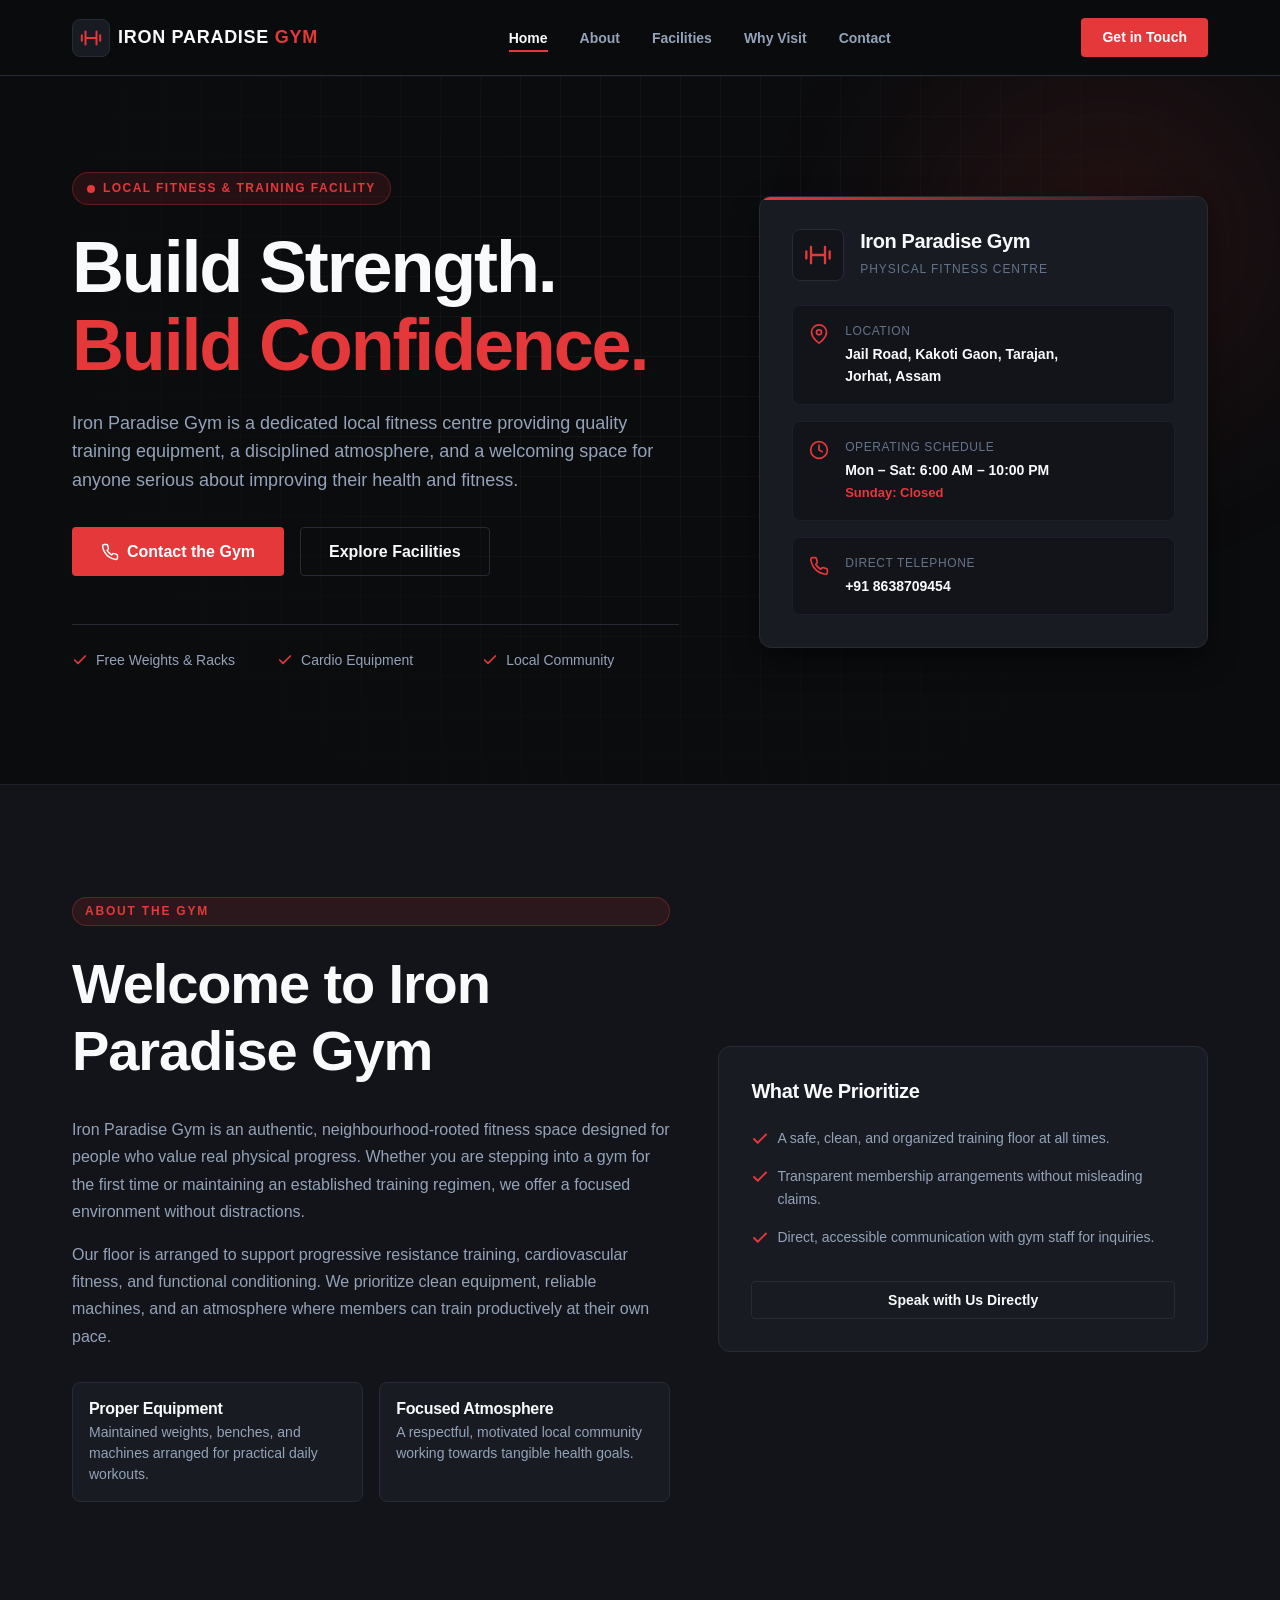
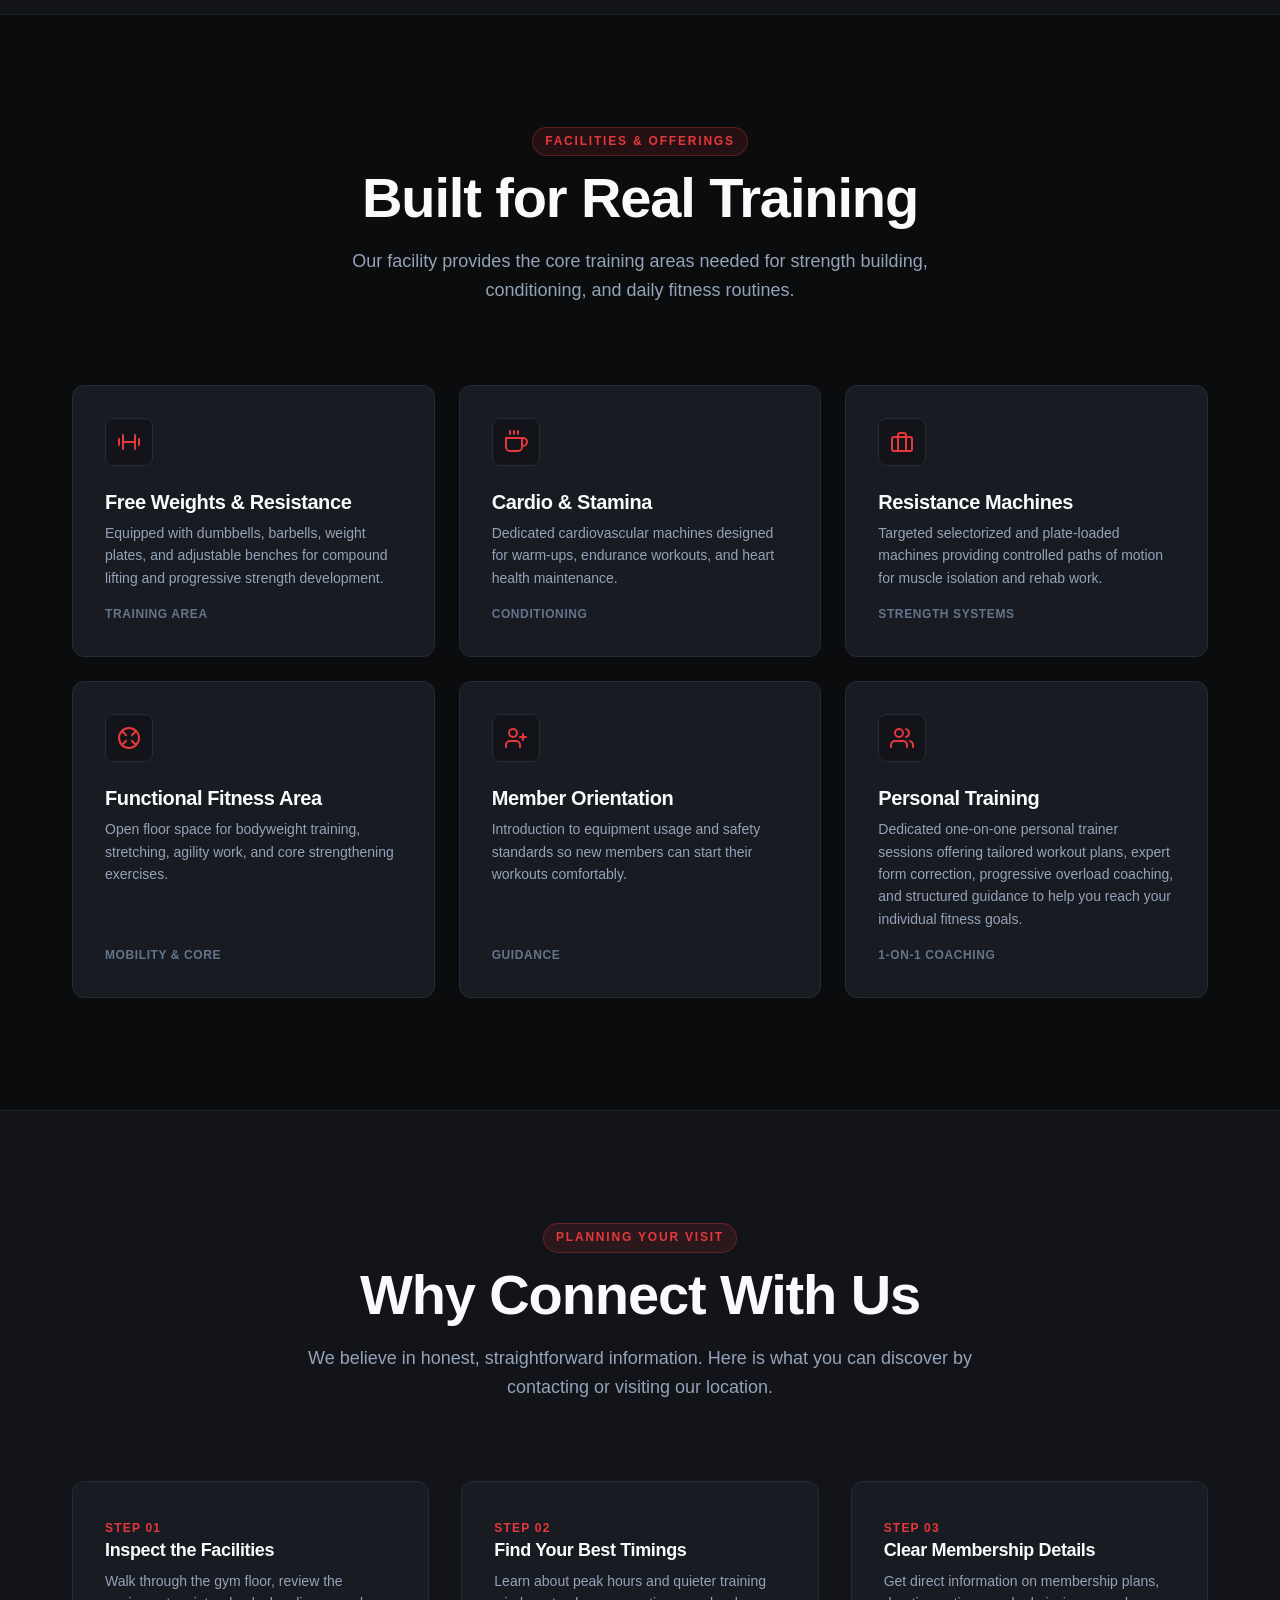
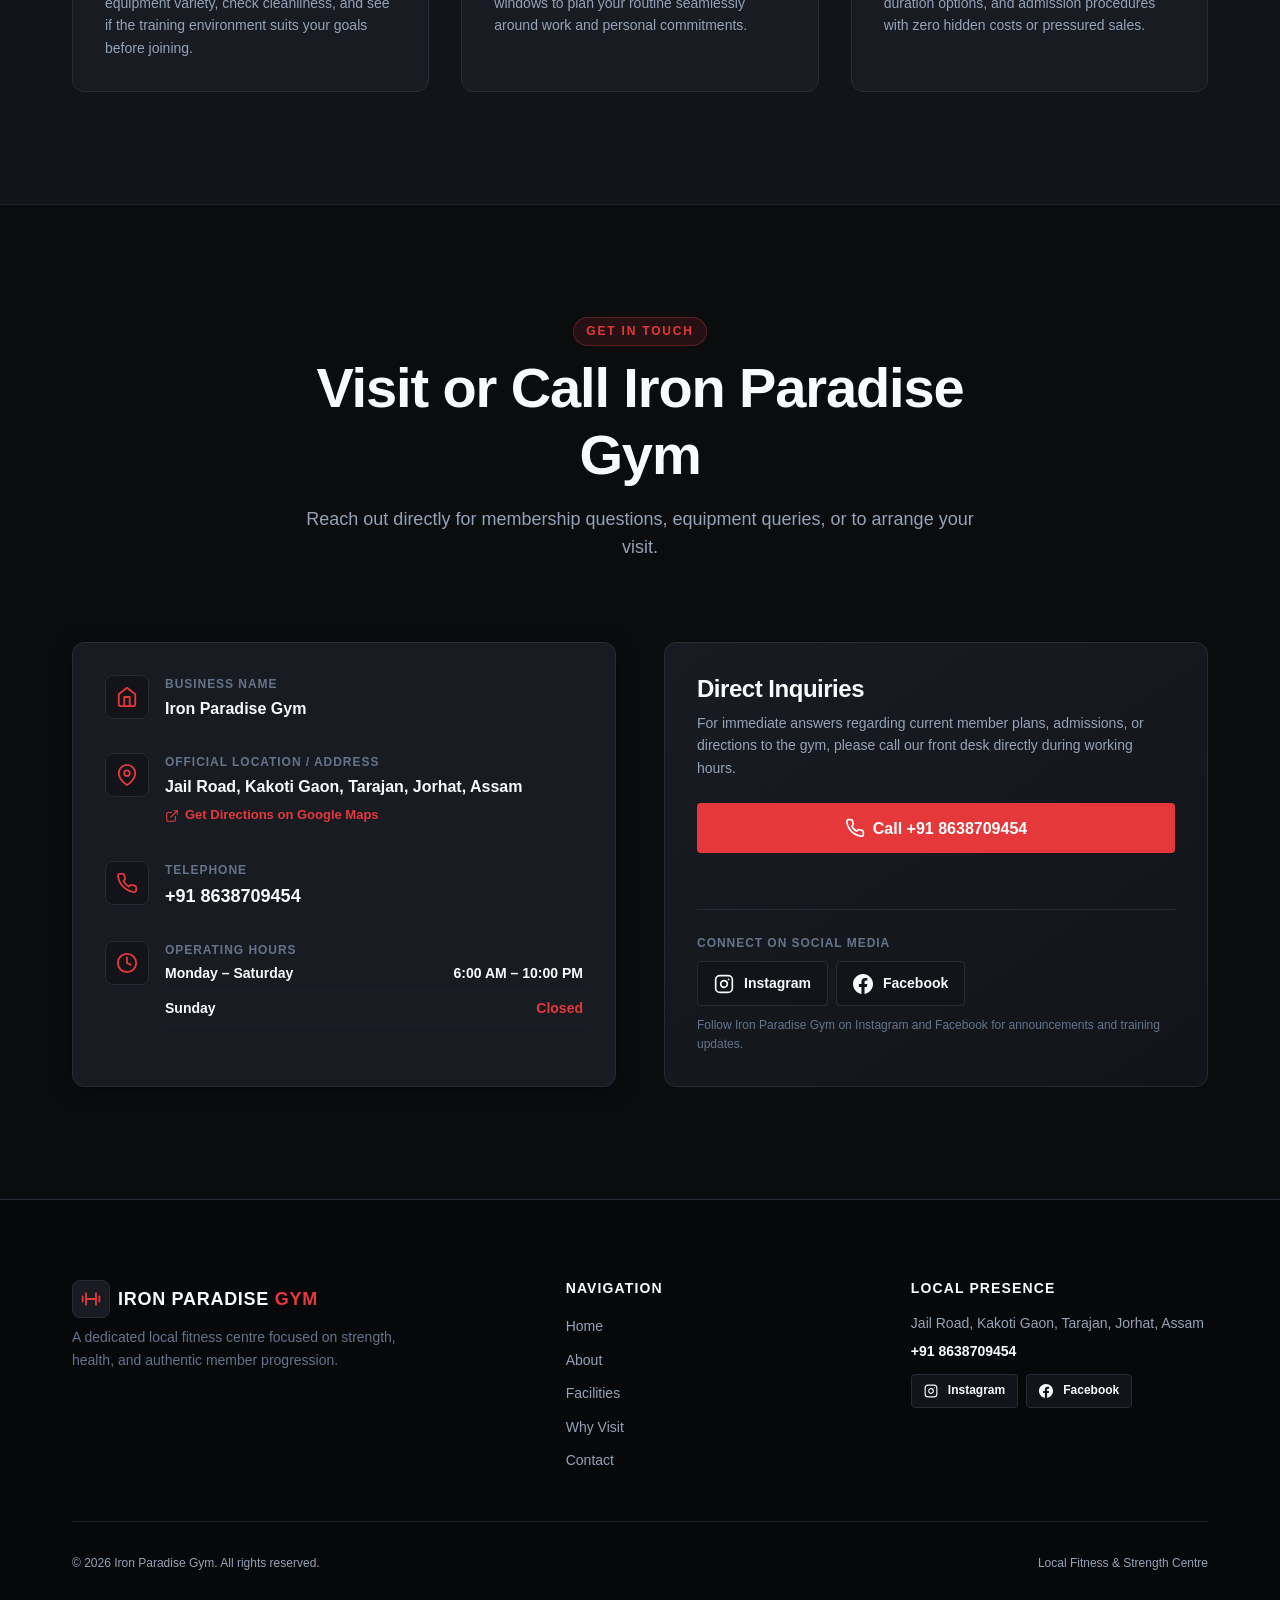
<file: index.html>
<!DOCTYPE html>
<html lang="en">
<head>
  <meta charset="UTF-8">
  <meta name="viewport" content="width=device-width, initial-scale=1.0">
  <title>Iron Paradise Gym | Local Fitness & Strength Training</title>
  <meta name="description" content="Iron Paradise Gym is a dedicated local fitness centre providing quality strength equipment, conditioning facilities, and a supportive training environment.">
  <meta name="theme-color" content="#0b0c0e">
  <meta name="robots" content="index, follow">

  <!-- Favicon (Athletic Iron Emblem SVG) -->
  <link rel="icon" type="image/svg+xml" href="data:image/svg+xml,%3Csvg xmlns='http://www.w3.org/2000/svg' viewBox='0 0 32 32'%3E%3Crect width='32' height='32' rx='6' fill='%23121419'/%3E%3Cpath d='M6 14h3v4H6zm17 0h3v4h-3zm-13 1h12v2H10z' fill='%23e5383b'/%3E%3Crect x='4' y='12' width='3' height='8' rx='1' fill='%23f8fafc'/%3E%3Crect x='25' y='12' width='3' height='8' rx='1' fill='%23f8fafc'/%3E%3C/svg%3E">

  <!-- Stylesheet -->
  <link rel="stylesheet" href="styles.css">

  <!-- LocalBusiness Structured Data (JSON-LD) for Search & Meta Verification -->
  <script type="application/ld+json">
  {
    "@context": "https://schema.org",
    "@type": "ExerciseGym",
    "name": "Iron Paradise Gym",
    "telephone": "+918638709454",
    "address": {
      "@type": "PostalAddress",
      "streetAddress": "Jail Road, Kakoti Gaon, Tarajan",
      "addressLocality": "Jorhat",
      "addressRegion": "Assam",
      "addressCountry": "IN"
    },
    "openingHoursSpecification": [
      {
        "@type": "OpeningHoursSpecification",
        "dayOfWeek": ["Monday", "Tuesday", "Wednesday", "Thursday", "Friday", "Saturday"],
        "opens": "06:00",
        "closes": "22:00"
      }
    ],
    "sameAs": [
      "https://www.instagram.com/ironparadise87/?hl=en",
      "https://www.facebook.com/profile.php?id=61594430799786"
    ]
  }
  </script>
</head>
<body>
  <!-- Accessible Skip Link -->
  <a href="#main-content" class="skip-link">Skip to main content</a>

  <!-- Header -->
  <header class="site-header" role="banner">
    <div class="container header-container">
      <a href="#home" class="brand-logo" aria-label="Iron Paradise Gym Home">
        <span class="brand-icon-wrapper" aria-hidden="true">
          <svg width="22" height="22" viewBox="0 0 24 24" fill="none" stroke="currentColor" stroke-width="2.2" stroke-linecap="round" stroke-linejoin="round">
            <path d="M6 5v14M18 5v14M2 9v6M22 9v6M6 12h12" />
          </svg>
        </span>
        <span>Iron Paradise <span class="brand-name-accent">Gym</span></span>
      </a>

      <!-- Desktop Navigation -->
      <nav class="site-navigation" aria-label="Primary navigation">
        <ul class="nav-menu">
          <li><a href="#home" class="nav-link active">Home</a></li>
          <li><a href="#about" class="nav-link">About</a></li>
          <li><a href="#facilities" class="nav-link">Facilities</a></li>
          <li><a href="#why-visit" class="nav-link">Why Visit</a></li>
          <li><a href="#contact" class="nav-link">Contact</a></li>
        </ul>
      </nav>

      <div class="header-actions">
        <a href="#contact" class="btn btn--primary">Get in Touch</a>
        
        <!-- Mobile Menu Hamburger Button -->
        <button type="button" 
                class="mobile-nav-toggle" 
                id="mobile-nav-toggle" 
                aria-expanded="false" 
                aria-controls="mobile-menu-drawer" 
                aria-label="Open navigation menu">
          <span class="hamburger-bar"></span>
          <span class="hamburger-bar"></span>
          <span class="hamburger-bar"></span>
        </button>
      </div>
    </div>
  </header>

  <!-- Mobile Menu Drawer -->
  <div class="mobile-menu-drawer" id="mobile-menu-drawer" aria-label="Mobile navigation">
    <ul class="mobile-menu-list">
      <li><a href="#home" class="mobile-menu-link">Home</a></li>
      <li><a href="#about" class="mobile-menu-link">About</a></li>
      <li><a href="#facilities" class="mobile-menu-link">Facilities</a></li>
      <li><a href="#why-visit" class="mobile-menu-link">Why Visit</a></li>
      <li><a href="#contact" class="mobile-menu-link">Contact</a></li>
    </ul>
    <a href="#contact" class="btn btn--primary btn--full btn--lg">Contact the Gym</a>
  </div>

  <main id="main-content">
    <!-- Hero Section -->
    <section id="home" class="hero-section" aria-labelledby="hero-title">
      <div class="hero-background-art" aria-hidden="true">
        <div class="hero-mesh-glow"></div>
        <div class="hero-grid-pattern"></div>
      </div>

      <div class="container">
        <div class="hero-inner">
          <div class="hero-content">
            <div class="hero-badge">
              <span class="hero-badge-dot"></span>
              <span>Local Fitness &amp; Training Facility</span>
            </div>
            <h1 id="hero-title" class="hero-title">
              Build Strength.<br><span class="text-accent">Build Confidence.</span>
            </h1>
            <p class="hero-description">
              Iron Paradise Gym is a dedicated local fitness centre providing quality training equipment, a disciplined atmosphere, and a welcoming space for anyone serious about improving their health and fitness.
            </p>
            <div class="hero-actions">
              <a href="#contact" class="btn btn--primary btn--lg">
                <svg width="18" height="18" viewBox="0 0 24 24" fill="none" stroke="currentColor" stroke-width="2" stroke-linecap="round" stroke-linejoin="round" aria-hidden="true">
                  <path d="M22 16.92v3a2 2 0 0 1-2.18 2 19.79 19.79 0 0 1-8.63-3.07 19.5 19.5 0 0 1-6-6 19.79 19.79 0 0 1-3.07-8.67A2 2 0 0 1 4.11 2h3a2 2 0 0 1 2 1.72 12.84 12.84 0 0 0 .7 2.81 2 2 0 0 1-.45 2.11L8.09 9.91a16 16 0 0 0 6 6l1.27-1.27a2 2 0 0 1 2.11-.45 12.84 12.84 0 0 0 2.81.7A2 2 0 0 1 22 16.92z"/>
                </svg>
                Contact the Gym
              </a>
              <a href="#facilities" class="btn btn--outline btn--lg">Explore Facilities</a>
            </div>

            <div class="hero-features-list">
              <div class="hero-feature-item">
                <svg class="hero-feature-icon" width="16" height="16" viewBox="0 0 24 24" fill="none" stroke="currentColor" stroke-width="2.5" stroke-linecap="round" stroke-linejoin="round" aria-hidden="true">
                  <polyline points="20 6 9 17 4 12"/>
                </svg>
                <span>Free Weights &amp; Racks</span>
              </div>
              <div class="hero-feature-item">
                <svg class="hero-feature-icon" width="16" height="16" viewBox="0 0 24 24" fill="none" stroke="currentColor" stroke-width="2.5" stroke-linecap="round" stroke-linejoin="round" aria-hidden="true">
                  <polyline points="20 6 9 17 4 12"/>
                </svg>
                <span>Cardio Equipment</span>
              </div>
              <div class="hero-feature-item">
                <svg class="hero-feature-icon" width="16" height="16" viewBox="0 0 24 24" fill="none" stroke="currentColor" stroke-width="2.5" stroke-linecap="round" stroke-linejoin="round" aria-hidden="true">
                  <polyline points="20 6 9 17 4 12"/>
                </svg>
                <span>Local Community</span>
              </div>
            </div>
          </div>

          <!-- Hero Showcase Card -->
          <div class="hero-visual-card" aria-label="Iron Paradise Gym summary card">
            <div class="gym-identity-badge">
              <div class="gym-emblem" aria-hidden="true">
                <svg width="28" height="28" viewBox="0 0 24 24" fill="none" stroke="currentColor" stroke-width="2" stroke-linecap="round" stroke-linejoin="round">
                  <path d="M6 5v14M18 5v14M2 9v6M22 9v6M6 12h12" />
                </svg>
              </div>
              <div>
                <h2 class="gym-identity-name">Iron Paradise Gym</h2>
                <span class="gym-identity-tag">Physical Fitness Centre</span>
              </div>
            </div>

            <div class="hero-card-rows">
              <div class="hero-card-row">
                <svg class="hero-card-icon" width="20" height="20" viewBox="0 0 24 24" fill="none" stroke="currentColor" stroke-width="2" stroke-linecap="round" stroke-linejoin="round" aria-hidden="true">
                  <path d="M21 10c0 7-9 13-9 13s-9-6-9-13a9 9 0 0 1 18 0z"/>
                  <circle cx="12" cy="10" r="3"/>
                </svg>
                <div>
                  <div class="hero-card-label">Location</div>
                  <div class="hero-card-value">
                    Jail Road, Kakoti Gaon, Tarajan,<br>Jorhat, Assam
                  </div>
                </div>
              </div>

              <div class="hero-card-row">
                <svg class="hero-card-icon" width="20" height="20" viewBox="0 0 24 24" fill="none" stroke="currentColor" stroke-width="2" stroke-linecap="round" stroke-linejoin="round" aria-hidden="true">
                  <circle cx="12" cy="12" r="10"/>
                  <polyline points="12 6 12 12 16 14"/>
                </svg>
                <div>
                  <div class="hero-card-label">Operating Schedule</div>
                  <div class="hero-card-value">
                    Mon – Sat: 6:00 AM – 10:00 PM<br>
                    <span style="font-size: 0.8125rem; color: var(--color-primary); font-weight: 600;">Sunday: Closed</span>
                  </div>
                </div>
              </div>

              <div class="hero-card-row">
                <svg class="hero-card-icon" width="20" height="20" viewBox="0 0 24 24" fill="none" stroke="currentColor" stroke-width="2" stroke-linecap="round" stroke-linejoin="round" aria-hidden="true">
                  <path d="M22 16.92v3a2 2 0 0 1-2.18 2 19.79 19.79 0 0 1-8.63-3.07 19.5 19.5 0 0 1-6-6 19.79 19.79 0 0 1-3.07-8.67A2 2 0 0 1 4.11 2h3a2 2 0 0 1 2 1.72 12.84 12.84 0 0 0 .7 2.81 2 2 0 0 1-.45 2.11L8.09 9.91a16 16 0 0 0 6 6l1.27-1.27a2 2 0 0 1 2.11-.45 12.84 12.84 0 0 0 2.81.7A2 2 0 0 1 22 16.92z"/>
                </svg>
                <div>
                  <div class="hero-card-label">Direct Telephone</div>
                  <div class="hero-card-value">
                    <a href="tel:+918638709454" style="color: var(--color-text-main); font-weight: 700;">+91 8638709454</a>
                  </div>
                </div>
              </div>
            </div>
          </div>
        </div>
      </div>
    </section>

    <!-- About Section -->
    <section id="about" class="section section--alt" aria-labelledby="about-title">
      <div class="container">
        <div class="about-grid">
          <div class="about-content">
            <span class="section-kicker">About the Gym</span>
            <h2 id="about-title" class="section-title">Welcome to Iron Paradise Gym</h2>
            <p class="about-paragraph">
              Iron Paradise Gym is an authentic, neighbourhood-rooted fitness space designed for people who value real physical progress. Whether you are stepping into a gym for the first time or maintaining an established training regimen, we offer a focused environment without distractions.
            </p>
            <p class="about-paragraph">
              Our floor is arranged to support progressive resistance training, cardiovascular fitness, and functional conditioning. We prioritize clean equipment, reliable machines, and an atmosphere where members can train productively at their own pace.
            </p>

            <div class="about-values-grid">
              <div class="value-card">
                <h3 class="value-title">Proper Equipment</h3>
                <p class="value-desc">Maintained weights, benches, and machines arranged for practical daily workouts.</p>
              </div>
              <div class="value-card">
                <h3 class="value-title">Focused Atmosphere</h3>
                <p class="value-desc">A respectful, motivated local community working towards tangible health goals.</p>
              </div>
            </div>
          </div>

          <!-- Training Principles Card -->
          <div class="about-side-box">
            <h3 class="about-side-heading">What We Prioritize</h3>
            <ul class="about-side-list">
              <li class="about-side-item">
                <svg class="about-side-icon" width="18" height="18" viewBox="0 0 24 24" fill="none" stroke="currentColor" stroke-width="2.5" stroke-linecap="round" stroke-linejoin="round" aria-hidden="true">
                  <polyline points="20 6 9 17 4 12"/>
                </svg>
                <span>A safe, clean, and organized training floor at all times.</span>
              </li>
              <li class="about-side-item">
                <svg class="about-side-icon" width="18" height="18" viewBox="0 0 24 24" fill="none" stroke="currentColor" stroke-width="2.5" stroke-linecap="round" stroke-linejoin="round" aria-hidden="true">
                  <polyline points="20 6 9 17 4 12"/>
                </svg>
                <span>Transparent membership arrangements without misleading claims.</span>
              </li>
              <li class="about-side-item">
                <svg class="about-side-icon" width="18" height="18" viewBox="0 0 24 24" fill="none" stroke="currentColor" stroke-width="2.5" stroke-linecap="round" stroke-linejoin="round" aria-hidden="true">
                  <polyline points="20 6 9 17 4 12"/>
                </svg>
                <span>Direct, accessible communication with gym staff for inquiries.</span>
              </li>
            </ul>

            <div style="margin-top: 0.5rem;">
              <a href="#contact" class="btn btn--outline btn--full">Speak with Us Directly</a>
            </div>
          </div>
        </div>
      </div>
    </section>

    <!-- Facilities / Services Section -->
    <section id="facilities" class="section" aria-labelledby="facilities-title">
      <div class="container">
        <div class="section-header">
          <span class="section-kicker">Facilities &amp; Offerings</span>
          <h2 id="facilities-title" class="section-title">Built for Real Training</h2>
          <p class="section-subtitle">
            Our facility provides the core training areas needed for strength building, conditioning, and daily fitness routines.
          </p>
        </div>

        <!-- 
          ==========================================================================
          FACILITIES / SERVICES PLACEHOLDER NOTE:
          Replace the card descriptions below with ONLY the actual services and
          equipment your gym provides. Do not claim amenities that are not present.
          ==========================================================================
        -->
        <div class="facilities-grid">
          <!-- Facility Card 1 -->
          <article class="facility-card">
            <div class="facility-icon-box" aria-hidden="true">
              <svg width="24" height="24" viewBox="0 0 24 24" fill="none" stroke="currentColor" stroke-width="2" stroke-linecap="round" stroke-linejoin="round">
                <path d="M6 5v14M18 5v14M2 9v6M22 9v6M6 12h12" />
              </svg>
            </div>
            <h3 class="facility-title">Free Weights &amp; Resistance</h3>
            <p class="facility-text">
              <!-- PLACEHOLDER: SERVICE SPECIFICATION -->
              Equipped with dumbbells, barbells, weight plates, and adjustable benches for compound lifting and progressive strength development.
            </p>
            <span class="facility-badge">Training Area</span>
          </article>

          <!-- Facility Card 2 -->
          <article class="facility-card">
            <div class="facility-icon-box" aria-hidden="true">
              <svg width="24" height="24" viewBox="0 0 24 24" fill="none" stroke="currentColor" stroke-width="2" stroke-linecap="round" stroke-linejoin="round">
                <path d="M18 8h1a4 4 0 0 1 0 8h-1"/>
                <path d="M2 8h16v9a4 4 0 0 1-4 4H6a4 4 0 0 1-4-4V8z"/>
                <line x1="6" y1="1" x2="6" y2="4"/>
                <line x1="10" y1="1" x2="10" y2="4"/>
                <line x1="14" y1="1" x2="14" y2="4"/>
              </svg>
            </div>
            <h3 class="facility-title">Cardio &amp; Stamina</h3>
            <p class="facility-text">
              <!-- PLACEHOLDER: SERVICE SPECIFICATION -->
              Dedicated cardiovascular machines designed for warm-ups, endurance workouts, and heart health maintenance.
            </p>
            <span class="facility-badge">Conditioning</span>
          </article>

          <!-- Facility Card 3 -->
          <article class="facility-card">
            <div class="facility-icon-box" aria-hidden="true">
              <svg width="24" height="24" viewBox="0 0 24 24" fill="none" stroke="currentColor" stroke-width="2" stroke-linecap="round" stroke-linejoin="round">
                <rect x="2" y="7" width="20" height="14" rx="2" ry="2"/>
                <path d="M16 21V5a2 2 0 0 0-2-2h-4a2 2 0 0 0-2 2v16"/>
              </svg>
            </div>
            <h3 class="facility-title">Resistance Machines</h3>
            <p class="facility-text">
              <!-- PLACEHOLDER: SERVICE SPECIFICATION -->
              Targeted selectorized and plate-loaded machines providing controlled paths of motion for muscle isolation and rehab work.
            </p>
            <span class="facility-badge">Strength Systems</span>
          </article>

          <!-- Facility Card 4 -->
          <article class="facility-card">
            <div class="facility-icon-box" aria-hidden="true">
              <svg width="24" height="24" viewBox="0 0 24 24" fill="none" stroke="currentColor" stroke-width="2" stroke-linecap="round" stroke-linejoin="round">
                <circle cx="12" cy="12" r="10"/>
                <path d="m4.93 4.93 4.24 4.24M14.83 9.17l4.24-4.24M14.83 14.83l4.24 4.24M9.17 14.83l-4.24 4.24"/>
              </svg>
            </div>
            <h3 class="facility-title">Functional Fitness Area</h3>
            <p class="facility-text">
              <!-- PLACEHOLDER: SERVICE SPECIFICATION -->
              Open floor space for bodyweight training, stretching, agility work, and core strengthening exercises.
            </p>
            <span class="facility-badge">Mobility &amp; Core</span>
          </article>

          <!-- Facility Card 5 -->
          <article class="facility-card">
            <div class="facility-icon-box" aria-hidden="true">
              <svg width="24" height="24" viewBox="0 0 24 24" fill="none" stroke="currentColor" stroke-width="2" stroke-linecap="round" stroke-linejoin="round">
                <path d="M16 21v-2a4 4 0 0 0-4-4H6a4 4 0 0 0-4 4v2"/>
                <circle cx="9" cy="7" r="4"/>
                <line x1="19" y1="8" x2="19" y2="14"/>
                <line x1="22" y1="11" x2="16" y2="11"/>
              </svg>
            </div>
            <h3 class="facility-title">Member Orientation</h3>
            <p class="facility-text">
              <!-- PLACEHOLDER: SERVICE SPECIFICATION -->
              Introduction to equipment usage and safety standards so new members can start their workouts comfortably.
            </p>
            <span class="facility-badge">Guidance</span>
          </article>

          <!-- Facility Card 6: Personal Training -->
          <article class="facility-card">
            <div class="facility-icon-box" aria-hidden="true">
              <svg width="24" height="24" viewBox="0 0 24 24" fill="none" stroke="currentColor" stroke-width="2" stroke-linecap="round" stroke-linejoin="round">
                <path d="M17 21v-2a4 4 0 0 0-4-4H5a4 4 0 0 0-4 4v2"/>
                <circle cx="9" cy="7" r="4"/>
                <path d="M23 21v-2a4 4 0 0 0-3-3.87"/>
                <path d="M16 3.13a4 4 0 0 1 0 7.75"/>
              </svg>
            </div>
            <h3 class="facility-title">Personal Training</h3>
            <p class="facility-text">
              Dedicated one-on-one personal trainer sessions offering tailored workout plans, expert form correction, progressive overload coaching, and structured guidance to help you reach your individual fitness goals.
            </p>
            <span class="facility-badge">1-on-1 Coaching</span>
          </article>
        </div>
      </div>
    </section>

    <!-- Why Visit Section -->
    <section id="why-visit" class="section section--alt" aria-labelledby="why-visit-title">
      <div class="container">
        <div class="section-header">
          <span class="section-kicker">Planning Your Visit</span>
          <h2 id="why-visit-title" class="section-title">Why Connect With Us</h2>
          <p class="section-subtitle">
            We believe in honest, straightforward information. Here is what you can discover by contacting or visiting our location.
          </p>
        </div>

        <div class="why-visit-container">
          <div class="why-visit-card">
            <span class="why-step-num">Step 01</span>
            <h3 class="why-visit-title">Inspect the Facilities</h3>
            <p class="why-visit-desc">
              Walk through the gym floor, review the equipment variety, check cleanliness, and see if the training environment suits your goals before joining.
            </p>
          </div>

          <div class="why-visit-card">
            <span class="why-step-num">Step 02</span>
            <h3 class="why-visit-title">Find Your Best Timings</h3>
            <p class="why-visit-desc">
              Learn about peak hours and quieter training windows to plan your routine seamlessly around work and personal commitments.
            </p>
          </div>

          <div class="why-visit-card">
            <span class="why-step-num">Step 03</span>
            <h3 class="why-visit-title">Clear Membership Details</h3>
            <p class="why-visit-desc">
              Get direct information on membership plans, duration options, and admission procedures with zero hidden costs or pressured sales.
            </p>
          </div>
        </div>
      </div>
    </section>

    <!-- Contact Section -->
    <section id="contact" class="section" aria-labelledby="contact-title">
      <div class="container">
        <div class="section-header">
          <span class="section-kicker">Get In Touch</span>
          <h2 id="contact-title" class="section-title">Visit or Call Iron Paradise Gym</h2>
          <p class="section-subtitle">
            Reach out directly for membership questions, equipment queries, or to arrange your visit.
          </p>
        </div>

        <div class="contact-grid">
          <!-- Official Contact Details -->
          <div class="contact-card">
            <!-- Gym Name -->
            <div class="contact-item">
              <div class="contact-icon-wrapper" aria-hidden="true">
                <svg width="22" height="22" viewBox="0 0 24 24" fill="none" stroke="currentColor" stroke-width="2" stroke-linecap="round" stroke-linejoin="round">
                  <path d="M3 9l9-7 9 7v11a2 2 0 0 1-2 2H5a2 2 0 0 1-2-2z"/>
                  <polyline points="9 22 9 12 15 12 15 22"/>
                </svg>
              </div>
              <div class="contact-info">
                <div class="contact-label">Business Name</div>
                <div class="contact-value">Iron Paradise Gym</div>
              </div>
            </div>

            <!-- Business Address -->
            <div class="contact-item">
              <div class="contact-icon-wrapper" aria-hidden="true">
                <svg width="22" height="22" viewBox="0 0 24 24" fill="none" stroke="currentColor" stroke-width="2" stroke-linecap="round" stroke-linejoin="round">
                  <path d="M21 10c0 7-9 13-9 13s-9-6-9-13a9 9 0 0 1 18 0z"/>
                  <circle cx="12" cy="10" r="3"/>
                </svg>
              </div>
              <div class="contact-info">
                <div class="contact-label">Official Location / Address</div>
                <div class="contact-value">
                  Jail Road, Kakoti Gaon, Tarajan, Jorhat, Assam
                  <div style="margin-top: 8px;">
                    <a href="https://www.google.com/maps/search/?api=1&query=Iron+Paradise+Gym+Jail+Road+Kakoti+Gaon+Tarajan+Jorhat+Assam" target="_blank" rel="noopener noreferrer" style="display: inline-flex; align-items: center; gap: 6px; font-size: 0.8125rem; color: var(--color-primary); font-weight: 600;">
                      <svg width="14" height="14" viewBox="0 0 24 24" fill="none" stroke="currentColor" stroke-width="2" stroke-linecap="round" stroke-linejoin="round" aria-hidden="true"><path d="M18 13v6a2 2 0 0 1-2 2H5a2 2 0 0 1-2-2V8a2 2 0 0 1 2-2h6"/><polyline points="15 3 21 3 21 9"/><line x1="10" y1="14" x2="21" y2="3"/></svg>
                      Get Directions on Google Maps
                    </a>
                  </div>
                </div>
              </div>
            </div>

            <!-- Phone Number -->
            <div class="contact-item">
              <div class="contact-icon-wrapper" aria-hidden="true">
                <svg width="22" height="22" viewBox="0 0 24 24" fill="none" stroke="currentColor" stroke-width="2" stroke-linecap="round" stroke-linejoin="round">
                  <path d="M22 16.92v3a2 2 0 0 1-2.18 2 19.79 19.79 0 0 1-8.63-3.07 19.5 19.5 0 0 1-6-6 19.79 19.79 0 0 1-3.07-8.67A2 2 0 0 1 4.11 2h3a2 2 0 0 1 2 1.72 12.84 12.84 0 0 0 .7 2.81 2 2 0 0 1-.45 2.11L8.09 9.91a16 16 0 0 0 6 6l1.27-1.27a2 2 0 0 1 2.11-.45 12.84 12.84 0 0 0 2.81.7A2 2 0 0 1 22 16.92z"/>
                </svg>
              </div>
              <div class="contact-info">
                <div class="contact-label">Telephone</div>
                <div class="contact-value">
                  <a href="tel:+918638709454" id="gym-phone-link" style="color: var(--color-text-main); font-size: 1.125rem; font-weight: 700;">
                    +91 8638709454
                  </a>
                </div>
              </div>
            </div>

            <!-- Opening Hours -->
            <div class="contact-item">
              <div class="contact-icon-wrapper" aria-hidden="true">
                <svg width="22" height="22" viewBox="0 0 24 24" fill="none" stroke="currentColor" stroke-width="2" stroke-linecap="round" stroke-linejoin="round">
                  <circle cx="12" cy="12" r="10"/>
                  <polyline points="12 6 12 12 16 14"/>
                </svg>
              </div>
              <div class="contact-info" style="width: 100%;">
                <div class="contact-label">Operating Hours</div>
                <div class="contact-value">
                  <ul class="contact-hours-list">
                    <li class="contact-hours-item">
                      <span class="contact-hours-day">Monday – Saturday</span>
                      <span style="color: var(--color-text-main); font-weight: 600;">6:00 AM – 10:00 PM</span>
                    </li>
                    <li class="contact-hours-item">
                      <span class="contact-hours-day">Sunday</span>
                      <span style="color: var(--color-primary); font-weight: 600;">Closed</span>
                    </li>
                  </ul>
                </div>
              </div>
            </div>
          </div>

          <!-- Direct Inquiries & Social Presence -->
          <div class="contact-cta-panel">
            <div class="cta-header">
              <h3 class="cta-title">Direct Inquiries</h3>
              <p class="cta-desc">
                For immediate answers regarding current member plans, admissions, or directions to the gym, please call our front desk directly during working hours.
              </p>

              <div class="contact-action-box">
                <!-- Direct Call Button -->
                <a href="tel:+918638709454" class="btn btn--primary btn--lg btn--full" id="call-gym-btn">
                  <svg width="20" height="20" viewBox="0 0 24 24" fill="none" stroke="currentColor" stroke-width="2" stroke-linecap="round" stroke-linejoin="round" aria-hidden="true">
                    <path d="M22 16.92v3a2 2 0 0 1-2.18 2 19.79 19.79 0 0 1-8.63-3.07 19.5 19.5 0 0 1-6-6 19.79 19.79 0 0 1-3.07-8.67A2 2 0 0 1 4.11 2h3a2 2 0 0 1 2 1.72 12.84 12.84 0 0 0 .7 2.81 2 2 0 0 1-.45 2.11L8.09 9.91a16 16 0 0 0 6 6l1.27-1.27a2 2 0 0 1 2.11-.45 12.84 12.84 0 0 0 2.81.7A2 2 0 0 1 22 16.92z"/>
                  </svg>
                  Call +91 8638709454
                </a>
              </div>
            </div>

            <!-- Official Social Presences -->
            <div class="social-links-container">
              <div class="social-links-label">Connect on Social Media</div>
              <ul class="social-links-list">
                <!-- Instagram -->
                <li>
                  <a href="https://www.instagram.com/ironparadise87/?hl=en" 
                     target="_blank" 
                     rel="noopener noreferrer" 
                     class="social-btn social-btn--instagram" 
                     aria-label="Iron Paradise Gym on Instagram (opens in new tab)">
                    <svg class="social-icon" width="20" height="20" viewBox="0 0 24 24" fill="none" stroke="currentColor" stroke-width="2" stroke-linecap="round" stroke-linejoin="round" aria-hidden="true">
                      <rect x="2" y="2" width="20" height="20" rx="5" ry="5"/>
                      <path d="M16 11.37A4 4 0 1 1 12.63 8 4 4 0 0 1 16 11.37z"/>
                      <line x1="17.5" y1="6.5" x2="17.51" y2="6.5"/>
                    </svg>
                    <span>Instagram</span>
                  </a>
                </li>

                <!-- Facebook -->
                <li>
                  <a href="https://www.facebook.com/profile.php?id=61594430799786" 
                     target="_blank" 
                     rel="noopener noreferrer" 
                     class="social-btn social-btn--facebook" 
                     aria-label="Iron Paradise Gym on Facebook (opens in new tab)">
                    <svg class="social-icon" width="20" height="20" viewBox="0 0 24 24" fill="currentColor" aria-hidden="true">
                      <path d="M24 12.073c0-6.627-5.373-12-12-12s-12 5.373-12 12c0 5.99 4.388 10.954 10.125 11.854v-8.385H7.078v-3.47h3.047V9.43c0-3.007 1.792-4.669 4.533-4.669 1.312 0 2.686.235 2.686.235v2.953H15.83c-1.491 0-1.956.925-1.956 1.874v2.25h3.328l-.532 3.47h-2.796v8.385C19.612 23.027 24 18.062 24 12.073z"/>
                    </svg>
                    <span>Facebook</span>
                  </a>
                </li>
              </ul>
              <p style="font-size: 0.75rem; color: var(--color-text-dim); margin-top: 10px;">
                Follow Iron Paradise Gym on Instagram and Facebook for announcements and training updates.
              </p>
            </div>
          </div>
        </div>
      </div>
    </section>
  </main>

  <!-- Footer -->
  <footer class="site-footer" role="contentinfo">
    <div class="container">
      <div class="footer-top">
        <div>
          <a href="#home" class="brand-logo" aria-label="Iron Paradise Gym Home">
            <span class="brand-icon-wrapper" aria-hidden="true">
              <svg width="20" height="20" viewBox="0 0 24 24" fill="none" stroke="currentColor" stroke-width="2.2" stroke-linecap="round" stroke-linejoin="round">
                <path d="M6 5v14M18 5v14M2 9v6M22 9v6M6 12h12" />
              </svg>
            </span>
            <span>Iron Paradise <span class="brand-name-accent">Gym</span></span>
          </a>
          <p class="footer-brand-desc">
            A dedicated local fitness centre focused on strength, health, and authentic member progression.
          </p>
        </div>

        <div>
          <h4 class="footer-col-title">Navigation</h4>
          <ul class="footer-nav-list">
            <li><a href="#home" class="footer-nav-link">Home</a></li>
            <li><a href="#about" class="footer-nav-link">About</a></li>
            <li><a href="#facilities" class="footer-nav-link">Facilities</a></li>
            <li><a href="#why-visit" class="footer-nav-link">Why Visit</a></li>
            <li><a href="#contact" class="footer-nav-link">Contact</a></li>
          </ul>
        </div>

        <div>
          <h4 class="footer-col-title">Local Presence</h4>
          <p style="font-size: 0.875rem; color: var(--color-text-muted); margin-bottom: 6px; line-height: 1.5;">
            Jail Road, Kakoti Gaon, Tarajan, Jorhat, Assam
          </p>
          <p style="font-size: 0.875rem; color: var(--color-text-muted); margin-bottom: 12px;">
            <a href="tel:+918638709454" style="color: var(--color-text-main); font-weight: 600;">+91 8638709454</a>
          </p>
          <div style="display: flex; gap: 8px; margin-top: 10px; flex-wrap: wrap;">
            <a href="https://www.instagram.com/ironparadise87/?hl=en" target="_blank" rel="noopener noreferrer" class="social-btn social-btn--instagram" style="padding: 6px 12px; font-size: 0.75rem;" aria-label="Iron Paradise Gym on Instagram">
              <svg width="14" height="14" viewBox="0 0 24 24" fill="none" stroke="currentColor" stroke-width="2" stroke-linecap="round" stroke-linejoin="round" aria-hidden="true">
                <rect x="2" y="2" width="20" height="20" rx="5" ry="5"/>
                <path d="M16 11.37A4 4 0 1 1 12.63 8 4 4 0 0 1 16 11.37z"/>
                <line x1="17.5" y1="6.5" x2="17.51" y2="6.5"/>
              </svg>
              <span>Instagram</span>
            </a>
            <a href="https://www.facebook.com/profile.php?id=61594430799786" target="_blank" rel="noopener noreferrer" class="social-btn social-btn--facebook" style="padding: 6px 12px; font-size: 0.75rem;" aria-label="Iron Paradise Gym on Facebook">
              <svg width="14" height="14" viewBox="0 0 24 24" fill="currentColor" aria-hidden="true">
                <path d="M24 12.073c0-6.627-5.373-12-12-12s-12 5.373-12 12c0 5.99 4.388 10.954 10.125 11.854v-8.385H7.078v-3.47h3.047V9.43c0-3.007 1.792-4.669 4.533-4.669 1.312 0 2.686.235 2.686.235v2.953H15.83c-1.491 0-1.956.925-1.956 1.874v2.25h3.328l-.532 3.47h-2.796v8.385C19.612 23.027 24 18.062 24 12.073z"/>
              </svg>
              <span>Facebook</span>
            </a>
          </div>
        </div>
      </div>

      <div class="footer-bottom">
        <p>&copy; <span id="current-year">2026</span> Iron Paradise Gym. All rights reserved.</p>
        <p>Local Fitness &amp; Strength Centre</p>
      </div>
    </div>
  </footer>

  <!-- Vanilla JavaScript -->
  <script src="script.js"></script>
</body>
</html>
</file>
<file: styles.css>
/* ==========================================================================
   Iron Paradise Gym - Premium Athletic Design System
   Color Palette: Deep Charcoal / Near-Black, White, Restrained Crimson Red
   ========================================================================== */

:root {
  /* Colors */
  --color-bg-base: #0b0c0e;
  --color-bg-surface: #121419;
  --color-bg-card: #181b22;
  --color-bg-card-hover: #1f232d;
  --color-bg-highlight: #252b37;
  
  --color-border: #262b36;
  --color-border-focus: #e5383b;
  --color-border-subtle: #1c202a;

  --color-primary: #e5383b;
  --color-primary-hover: #ff474a;
  --color-primary-active: #ba181b;
  --color-primary-glow: rgba(229, 56, 59, 0.15);

  --color-text-main: #f8fafc;
  --color-text-muted: #94a3b8;
  --color-text-dim: #64748b;
  --color-text-on-primary: #ffffff;

  --color-badge-bg: rgba(229, 56, 59, 0.12);
  --color-badge-border: rgba(229, 56, 59, 0.3);

  /* Typography */
  --font-family: -apple-system, BlinkMacSystemFont, "Segoe UI", Roboto, "Helvetica Neue", Arial, sans-serif, "Apple Color Emoji", "Segoe UI Emoji";
  --font-family-display: -apple-system, BlinkMacSystemFont, "Segoe UI", Roboto, "Helvetica Neue", Arial, sans-serif;
  
  --font-size-xs: 0.75rem;
  --font-size-sm: 0.875rem;
  --font-size-base: 1rem;
  --font-size-lg: 1.125rem;
  --font-size-xl: 1.25rem;
  --font-size-2xl: 1.5rem;
  --font-size-3xl: 2rem;
  --font-size-4xl: clamp(2.25rem, 5vw, 3.5rem);
  --font-size-5xl: clamp(2.75rem, 7vw, 4.5rem);

  /* Spacing */
  --spacing-xs: 0.25rem;
  --spacing-sm: 0.5rem;
  --spacing-md: 1rem;
  --spacing-lg: 1.5rem;
  --spacing-xl: 2rem;
  --spacing-2xl: 3rem;
  --spacing-3xl: 5rem;
  --spacing-4xl: 7rem;

  /* Layout */
  --container-max-width: 1200px;
  --header-height: 76px;
  --radius-sm: 4px;
  --radius-md: 8px;
  --radius-lg: 12px;
  --radius-full: 9999px;

  /* Transitions */
  --transition-fast: 150ms ease;
  --transition-normal: 250ms ease;
  --transition-slow: 400ms ease;

  /* Shadows */
  --shadow-card: 0 4px 20px -2px rgba(0, 0, 0, 0.5);
  --shadow-elevated: 0 12px 30px -4px rgba(0, 0, 0, 0.6);
  --shadow-primary-glow: 0 0 25px rgba(229, 56, 59, 0.35);
}

/* Base Reset & Accessibility */
*, *::before, *::after {
  box-sizing: border-box;
  margin: 0;
  padding: 0;
}

html {
  font-size: 100%;
  scroll-behavior: smooth;
  scroll-padding-top: var(--header-height);
  -webkit-text-size-adjust: 100%;
}

@media (prefers-reduced-motion: reduce) {
  html {
    scroll-behavior: auto;
  }
  *, *::before, *::after {
    animation-duration: 0.01ms !important;
    animation-iteration-count: 1 !important;
    transition-duration: 0.01ms !important;
    scroll-behavior: auto !important;
  }
}

body {
  font-family: var(--font-family);
  background-color: var(--color-bg-base);
  color: var(--color-text-main);
  line-height: 1.6;
  min-height: 100vh;
  display: flex;
  flex-direction: column;
  overflow-x: hidden;
  -webkit-font-smoothing: antialiased;
  -moz-osx-font-smoothing: grayscale;
}

/* Accessibility Focus States */
a:focus-visible,
button:focus-visible,
input:focus-visible,
textarea:focus-visible {
  outline: 2px solid var(--color-border-focus);
  outline-offset: 3px;
}

/* Skip Link */
.skip-link {
  position: absolute;
  top: -100px;
  left: var(--spacing-md);
  background-color: var(--color-primary);
  color: #fff;
  padding: var(--spacing-sm) var(--spacing-md);
  z-index: 9999;
  font-weight: 600;
  text-decoration: none;
  border-radius: var(--radius-sm);
  transition: top var(--transition-fast);
}

.skip-link:focus {
  top: var(--spacing-md);
}

/* Containers & Typography */
.container {
  width: 100%;
  max-width: var(--container-max-width);
  margin-left: auto;
  margin-right: auto;
  padding-left: var(--spacing-md);
  padding-right: var(--spacing-md);
}

@media (min-width: 768px) {
  .container {
    padding-left: var(--spacing-xl);
    padding-right: var(--spacing-xl);
  }
}

h1, h2, h3, h4 {
  font-family: var(--font-family-display);
  color: var(--color-text-main);
  line-height: 1.2;
  font-weight: 700;
  letter-spacing: -0.02em;
}

p {
  color: var(--color-text-muted);
}

a {
  color: inherit;
  text-decoration: none;
}

/* Section Common Layout */
.section {
  padding-top: var(--spacing-3xl);
  padding-bottom: var(--spacing-3xl);
  position: relative;
}

@media (min-width: 768px) {
  .section {
    padding-top: var(--spacing-4xl);
    padding-bottom: var(--spacing-4xl);
  }
}

.section--alt {
  background-color: var(--color-bg-surface);
  border-top: 1px solid var(--color-border-subtle);
  border-bottom: 1px solid var(--color-border-subtle);
}

.section-header {
  text-align: center;
  max-width: 680px;
  margin: 0 auto var(--spacing-3xl);
}

.section-kicker {
  display: inline-block;
  font-size: var(--font-size-xs);
  font-weight: 700;
  letter-spacing: 0.15em;
  text-transform: uppercase;
  color: var(--color-primary);
  margin-bottom: var(--spacing-sm);
  background-color: var(--color-badge-bg);
  border: 1px solid var(--color-badge-border);
  padding: 4px 12px;
  border-radius: var(--radius-full);
}

.section-title {
  font-size: var(--font-size-3xl);
  margin-bottom: var(--spacing-md);
}

@media (min-width: 768px) {
  .section-title {
    font-size: var(--font-size-4xl);
  }
}

.section-subtitle {
  font-size: var(--font-size-lg);
  color: var(--color-text-muted);
}

/* Header & Navigation */
.site-header {
  position: sticky;
  top: 0;
  z-index: 1000;
  height: var(--header-height);
  background-color: rgba(11, 12, 14, 0.9);
  backdrop-filter: blur(12px);
  -webkit-backdrop-filter: blur(12px);
  border-bottom: 1px solid var(--color-border);
  transition: background-color var(--transition-normal), border-color var(--transition-normal);
}

.header-container {
  display: flex;
  align-items: center;
  justify-content: space-between;
  height: 100%;
}

.brand-logo {
  display: flex;
  align-items: center;
  gap: var(--spacing-sm);
  text-decoration: none;
  font-size: var(--font-size-lg);
  font-weight: 800;
  letter-spacing: 0.04em;
  text-transform: uppercase;
  color: var(--color-text-main);
}

.brand-icon-wrapper {
  display: inline-flex;
  align-items: center;
  justify-content: center;
  width: 38px;
  height: 38px;
  background-color: var(--color-bg-card);
  border: 1px solid var(--color-border);
  border-radius: var(--radius-md);
  color: var(--color-primary);
  transition: border-color var(--transition-fast), transform var(--transition-fast);
}

.brand-logo:hover .brand-icon-wrapper {
  border-color: var(--color-primary);
  transform: scale(1.04);
}

.brand-name-accent {
  color: var(--color-primary);
}

/* Navigation Links (Desktop) */
.nav-menu {
  display: none;
  align-items: center;
  gap: var(--spacing-xl);
  list-style: none;
}

@media (min-width: 900px) {
  .nav-menu {
    display: flex;
  }
}

.nav-link {
  font-size: var(--font-size-sm);
  font-weight: 600;
  color: var(--color-text-muted);
  transition: color var(--transition-fast);
  padding: var(--spacing-xs) 0;
  position: relative;
}

.nav-link::after {
  content: "";
  position: absolute;
  bottom: -2px;
  left: 0;
  width: 0;
  height: 2px;
  background-color: var(--color-primary);
  transition: width var(--transition-fast);
}

.nav-link:hover,
.nav-link.active {
  color: var(--color-text-main);
}

.nav-link:hover::after,
.nav-link.active::after {
  width: 100%;
}

.header-actions {
  display: flex;
  align-items: center;
  gap: var(--spacing-md);
}

/* Buttons */
.btn {
  display: inline-flex;
  align-items: center;
  justify-content: center;
  gap: var(--spacing-sm);
  font-size: var(--font-size-sm);
  font-weight: 600;
  text-align: center;
  padding: 10px 20px;
  border-radius: var(--radius-sm);
  border: 1px solid transparent;
  cursor: pointer;
  transition: all var(--transition-normal);
  text-decoration: none;
  line-height: 1.2;
}

.btn--primary {
  background-color: var(--color-primary);
  color: var(--color-text-on-primary);
}

.btn--primary:hover {
  background-color: var(--color-primary-hover);
  box-shadow: var(--shadow-primary-glow);
  transform: translateY(-1px);
}

.btn--primary:active {
  background-color: var(--color-primary-active);
  transform: translateY(0);
}

.btn--outline {
  background-color: transparent;
  color: var(--color-text-main);
  border-color: var(--color-border);
}

.btn--outline:hover {
  background-color: var(--color-bg-card);
  border-color: var(--color-text-muted);
  transform: translateY(-1px);
}

.btn--lg {
  padding: 14px 28px;
  font-size: var(--font-size-base);
  font-weight: 700;
}

.btn--full {
  width: 100%;
}

/* Mobile Nav Toggle */
.mobile-nav-toggle {
  display: flex;
  flex-direction: column;
  justify-content: center;
  align-items: center;
  gap: 5px;
  width: 42px;
  height: 42px;
  background: transparent;
  border: 1px solid var(--color-border);
  border-radius: var(--radius-sm);
  cursor: pointer;
  padding: 0;
  color: var(--color-text-main);
  transition: border-color var(--transition-fast);
}

.mobile-nav-toggle:hover {
  border-color: var(--color-text-muted);
}

.mobile-nav-toggle .hamburger-bar {
  width: 20px;
  height: 2px;
  background-color: currentColor;
  transition: transform var(--transition-normal), opacity var(--transition-fast);
}

.mobile-nav-toggle[aria-expanded="true"] .hamburger-bar:nth-child(1) {
  transform: translateY(7px) rotate(45deg);
}

.mobile-nav-toggle[aria-expanded="true"] .hamburger-bar:nth-child(2) {
  opacity: 0;
}

.mobile-nav-toggle[aria-expanded="true"] .hamburger-bar:nth-child(3) {
  transform: translateY(-7px) rotate(-45deg);
}

@media (min-width: 900px) {
  .mobile-nav-toggle {
    display: none;
  }
}

/* Mobile Drawer */
.mobile-menu-drawer {
  display: flex;
  position: fixed;
  top: var(--header-height);
  left: 0;
  width: 100%;
  height: calc(100vh - var(--header-height));
  background-color: rgba(11, 12, 14, 0.98);
  backdrop-filter: blur(16px);
  -webkit-backdrop-filter: blur(16px);
  z-index: 999;
  flex-direction: column;
  padding: var(--spacing-xl) var(--spacing-md);
  border-bottom: 1px solid var(--color-border);
  transform: translateY(-100%);
  opacity: 0;
  visibility: hidden;
  pointer-events: none;
  transition: transform var(--transition-normal), opacity var(--transition-normal), visibility var(--transition-normal);
  overflow-y: auto;
}

.mobile-menu-drawer.is-open {
  transform: translateY(0);
  opacity: 1;
  visibility: visible;
  pointer-events: auto;
}

@media (min-width: 900px) {
  .mobile-menu-drawer {
    display: none;
  }
}

.mobile-menu-list {
  list-style: none;
  display: flex;
  flex-direction: column;
  gap: var(--spacing-md);
  margin-bottom: var(--spacing-xl);
}

.mobile-menu-link {
  display: block;
  font-size: var(--font-size-xl);
  font-weight: 700;
  color: var(--color-text-main);
  padding: var(--spacing-sm) 0;
  border-bottom: 1px solid var(--color-border-subtle);
  transition: color var(--transition-fast);
}

.mobile-menu-link:hover {
  color: var(--color-primary);
}

/* Hero Section */
.hero-section {
  position: relative;
  padding-top: calc(var(--spacing-3xl) + 1rem);
  padding-bottom: var(--spacing-4xl);
  overflow: hidden;
  background-color: var(--color-bg-base);
}

/* Decorative athletic background effects (pure CSS) */
.hero-background-art {
  position: absolute;
  inset: 0;
  pointer-events: none;
  z-index: 0;
  overflow: hidden;
}

.hero-mesh-glow {
  position: absolute;
  top: -20%;
  right: -10%;
  width: 600px;
  height: 600px;
  background: radial-gradient(circle, rgba(229, 56, 59, 0.12) 0%, rgba(11, 12, 14, 0) 70%);
  filter: blur(50px);
}

.hero-grid-pattern {
  position: absolute;
  inset: 0;
  background-image: 
    linear-gradient(to right, rgba(255, 255, 255, 0.03) 1px, transparent 1px),
    linear-gradient(to bottom, rgba(255, 255, 255, 0.03) 1px, transparent 1px);
  background-size: 40px 40px;
  mask-image: radial-gradient(circle at 50% 30%, black 20%, transparent 80%);
  -webkit-mask-image: radial-gradient(circle at 50% 30%, black 20%, transparent 80%);
}

.hero-inner {
  position: relative;
  z-index: 1;
  display: grid;
  grid-template-columns: 1fr;
  gap: var(--spacing-3xl);
  align-items: center;
}

@media (min-width: 992px) {
  .hero-inner {
    grid-template-columns: 1.15fr 0.85fr;
  }
}

.hero-content {
  max-width: 640px;
}

.hero-badge {
  display: inline-flex;
  align-items: center;
  gap: 8px;
  font-size: var(--font-size-xs);
  font-weight: 700;
  letter-spacing: 0.12em;
  text-transform: uppercase;
  color: var(--color-primary);
  background-color: var(--color-badge-bg);
  border: 1px solid var(--color-badge-border);
  padding: 6px 14px;
  border-radius: var(--radius-full);
  margin-bottom: var(--spacing-lg);
}

.hero-badge-dot {
  width: 8px;
  height: 8px;
  border-radius: 50%;
  background-color: var(--color-primary);
}

.hero-title {
  font-size: var(--font-size-5xl);
  font-weight: 800;
  letter-spacing: -0.03em;
  margin-bottom: var(--spacing-lg);
  line-height: 1.08;
}

.hero-title .text-accent {
  color: var(--color-primary);
}

.hero-description {
  font-size: var(--font-size-lg);
  color: var(--color-text-muted);
  line-height: 1.6;
  margin-bottom: var(--spacing-xl);
}

.hero-actions {
  display: flex;
  flex-wrap: wrap;
  gap: var(--spacing-md);
  margin-bottom: var(--spacing-2xl);
}

.hero-features-list {
  display: grid;
  grid-template-columns: 1fr;
  gap: var(--spacing-sm);
  border-top: 1px solid var(--color-border);
  padding-top: var(--spacing-lg);
}

@media (min-width: 540px) {
  .hero-features-list {
    grid-template-columns: repeat(3, 1fr);
  }
}

.hero-feature-item {
  display: flex;
  align-items: center;
  gap: 8px;
  font-size: var(--font-size-sm);
  color: var(--color-text-muted);
}

.hero-feature-icon {
  color: var(--color-primary);
  flex-shrink: 0;
}

/* Hero Showcase Card */
.hero-visual-card {
  background-color: var(--color-bg-card);
  border: 1px solid var(--color-border);
  border-radius: var(--radius-lg);
  padding: var(--spacing-xl);
  box-shadow: var(--shadow-elevated);
  position: relative;
  overflow: hidden;
}

.hero-visual-card::before {
  content: "";
  position: absolute;
  top: 0;
  left: 0;
  right: 0;
  height: 3px;
  background: linear-gradient(90deg, var(--color-primary), transparent);
}

.gym-identity-badge {
  display: flex;
  align-items: center;
  gap: var(--spacing-md);
  margin-bottom: var(--spacing-lg);
}

.gym-emblem {
  width: 52px;
  height: 52px;
  border-radius: var(--radius-md);
  background-color: var(--color-bg-surface);
  border: 1px solid var(--color-border);
  display: flex;
  align-items: center;
  justify-content: center;
  color: var(--color-primary);
}

.gym-identity-name {
  font-size: var(--font-size-xl);
  font-weight: 700;
  margin-bottom: 2px;
}

.gym-identity-tag {
  font-size: var(--font-size-xs);
  color: var(--color-text-dim);
  text-transform: uppercase;
  letter-spacing: 0.08em;
}

.hero-card-rows {
  display: flex;
  flex-direction: column;
  gap: var(--spacing-md);
}

.hero-card-row {
  display: flex;
  align-items: flex-start;
  gap: var(--spacing-md);
  padding: var(--spacing-md);
  background-color: var(--color-bg-surface);
  border: 1px solid var(--color-border-subtle);
  border-radius: var(--radius-md);
}

.hero-card-icon {
  color: var(--color-primary);
  flex-shrink: 0;
  margin-top: 2px;
}

.hero-card-label {
  font-size: var(--font-size-xs);
  text-transform: uppercase;
  letter-spacing: 0.05em;
  color: var(--color-text-dim);
  margin-bottom: 2px;
}

.hero-card-value {
  font-size: var(--font-size-sm);
  color: var(--color-text-main);
  font-weight: 600;
}

/* About Section */
.about-grid {
  display: grid;
  grid-template-columns: 1fr;
  gap: var(--spacing-2xl);
  align-items: center;
}

@media (min-width: 900px) {
  .about-grid {
    grid-template-columns: 1.1fr 0.9fr;
  }
}

.about-content {
  display: flex;
  flex-direction: column;
  gap: var(--spacing-md);
}

.about-paragraph {
  font-size: var(--font-size-base);
  line-height: 1.7;
  color: var(--color-text-muted);
}

.about-values-grid {
  display: grid;
  grid-template-columns: 1fr;
  gap: var(--spacing-md);
  margin-top: var(--spacing-md);
}

@media (min-width: 600px) {
  .about-values-grid {
    grid-template-columns: repeat(2, 1fr);
  }
}

.value-card {
  padding: var(--spacing-md);
  background-color: var(--color-bg-card);
  border: 1px solid var(--color-border);
  border-radius: var(--radius-md);
}

.value-title {
  font-size: var(--font-size-base);
  font-weight: 700;
  color: var(--color-text-main);
  margin-bottom: var(--spacing-xs);
}

.value-desc {
  font-size: var(--font-size-sm);
  color: var(--color-text-muted);
  line-height: 1.5;
}

.about-side-box {
  background-color: var(--color-bg-card);
  border: 1px solid var(--color-border);
  border-radius: var(--radius-lg);
  padding: var(--spacing-xl);
  display: flex;
  flex-direction: column;
  gap: var(--spacing-lg);
}

.about-side-heading {
  font-size: var(--font-size-xl);
  font-weight: 700;
}

.about-side-list {
  list-style: none;
  display: flex;
  flex-direction: column;
  gap: var(--spacing-md);
}

.about-side-item {
  display: flex;
  align-items: flex-start;
  gap: var(--spacing-sm);
  font-size: var(--font-size-sm);
  color: var(--color-text-muted);
}

.about-side-icon {
  color: var(--color-primary);
  flex-shrink: 0;
  margin-top: 3px;
}

/* Facilities & Services Grid */
.facilities-grid {
  display: grid;
  grid-template-columns: 1fr;
  gap: var(--spacing-lg);
}

@media (min-width: 640px) {
  .facilities-grid {
    grid-template-columns: repeat(2, 1fr);
  }
}

@media (min-width: 1024px) {
  .facilities-grid {
    grid-template-columns: repeat(3, 1fr);
  }
}

.facility-card {
  background-color: var(--color-bg-card);
  border: 1px solid var(--color-border);
  border-radius: var(--radius-lg);
  padding: var(--spacing-xl);
  display: flex;
  flex-direction: column;
  transition: transform var(--transition-normal), border-color var(--transition-normal), box-shadow var(--transition-normal);
}

.facility-card:hover {
  transform: translateY(-4px);
  border-color: var(--color-primary);
  box-shadow: var(--shadow-card);
}

.facility-icon-box {
  width: 48px;
  height: 48px;
  border-radius: var(--radius-md);
  background-color: var(--color-bg-surface);
  border: 1px solid var(--color-border);
  display: flex;
  align-items: center;
  justify-content: center;
  color: var(--color-primary);
  margin-bottom: var(--spacing-lg);
  transition: background-color var(--transition-fast), color var(--transition-fast);
}

.facility-card:hover .facility-icon-box {
  background-color: var(--color-primary);
  color: #fff;
}

.facility-title {
  font-size: var(--font-size-xl);
  margin-bottom: var(--spacing-sm);
}

.facility-text {
  font-size: var(--font-size-sm);
  line-height: 1.6;
  color: var(--color-text-muted);
  margin-bottom: var(--spacing-md);
  flex-grow: 1;
}

.facility-badge {
  display: inline-flex;
  font-size: var(--font-size-xs);
  font-weight: 600;
  letter-spacing: 0.05em;
  text-transform: uppercase;
  color: var(--color-text-dim);
  align-self: flex-start;
}

/* Why Visit Section */
.why-visit-container {
  display: grid;
  grid-template-columns: 1fr;
  gap: var(--spacing-xl);
}

@media (min-width: 900px) {
  .why-visit-container {
    grid-template-columns: repeat(3, 1fr);
  }
}

.why-visit-card {
  background-color: var(--color-bg-card);
  border: 1px solid var(--color-border);
  border-radius: var(--radius-lg);
  padding: var(--spacing-xl);
  text-align: left;
}

.why-step-num {
  font-size: var(--font-size-xs);
  font-weight: 800;
  color: var(--color-primary);
  text-transform: uppercase;
  letter-spacing: 0.1em;
  margin-bottom: var(--spacing-xs);
}

.why-visit-title {
  font-size: var(--font-size-lg);
  margin-bottom: var(--spacing-sm);
}

.why-visit-desc {
  font-size: var(--font-size-sm);
  color: var(--color-text-muted);
  line-height: 1.6;
}

/* Contact Section */
.contact-grid {
  display: grid;
  grid-template-columns: 1fr;
  gap: var(--spacing-2xl);
}

@media (min-width: 992px) {
  .contact-grid {
    grid-template-columns: 1fr 1fr;
  }
}

.contact-card {
  background-color: var(--color-bg-card);
  border: 1px solid var(--color-border);
  border-radius: var(--radius-lg);
  padding: var(--spacing-xl);
  box-shadow: var(--shadow-card);
  display: flex;
  flex-direction: column;
  gap: var(--spacing-xl);
}

.contact-item {
  display: flex;
  align-items: flex-start;
  gap: var(--spacing-md);
}

.contact-icon-wrapper {
  width: 44px;
  height: 44px;
  border-radius: var(--radius-md);
  background-color: var(--color-bg-surface);
  border: 1px solid var(--color-border);
  display: flex;
  align-items: center;
  justify-content: center;
  color: var(--color-primary);
  flex-shrink: 0;
}

.contact-info {
  flex-grow: 1;
}

.contact-label {
  font-size: var(--font-size-xs);
  font-weight: 700;
  text-transform: uppercase;
  letter-spacing: 0.08em;
  color: var(--color-text-dim);
  margin-bottom: 4px;
}

.contact-value {
  font-size: var(--font-size-base);
  font-weight: 600;
  color: var(--color-text-main);
  line-height: 1.4;
}

.contact-value a {
  color: var(--color-text-main);
  transition: color var(--transition-fast);
}

.contact-value a:hover {
  color: var(--color-primary);
}

.placeholder-badge {
  display: inline-block;
  background-color: rgba(229, 56, 59, 0.12);
  border: 1px dashed rgba(229, 56, 59, 0.5);
  color: #ff8b8d;
  font-size: var(--font-size-xs);
  font-weight: 600;
  padding: 4px 8px;
  border-radius: var(--radius-sm);
  margin-top: 4px;
  font-family: monospace;
}

.contact-hours-list {
  list-style: none;
  display: flex;
  flex-direction: column;
  gap: 8px;
  margin-top: var(--spacing-xs);
}

.contact-hours-item {
  display: flex;
  justify-content: space-between;
  font-size: var(--font-size-sm);
  padding-bottom: 6px;
  border-bottom: 1px solid var(--color-border-subtle);
  color: var(--color-text-muted);
}

.contact-hours-day {
  font-weight: 600;
  color: var(--color-text-main);
}

/* Call to Action Panel in Contact */
.contact-cta-panel {
  background: linear-gradient(145deg, var(--color-bg-card), var(--color-bg-surface));
  border: 1px solid var(--color-border);
  border-radius: var(--radius-lg);
  padding: var(--spacing-xl);
  display: flex;
  flex-direction: column;
  justify-content: space-between;
}

.cta-header {
  margin-bottom: var(--spacing-lg);
}

.cta-title {
  font-size: var(--font-size-2xl);
  margin-bottom: var(--spacing-sm);
}

.cta-desc {
  font-size: var(--font-size-sm);
  color: var(--color-text-muted);
  line-height: 1.6;
}

.contact-action-box {
  display: flex;
  flex-direction: column;
  gap: var(--spacing-md);
  margin-top: var(--spacing-lg);
}

.social-links-container {
  margin-top: var(--spacing-xl);
  padding-top: var(--spacing-lg);
  border-top: 1px solid var(--color-border);
}

.social-links-label {
  font-size: var(--font-size-xs);
  font-weight: 700;
  text-transform: uppercase;
  letter-spacing: 0.08em;
  color: var(--color-text-dim);
  margin-bottom: var(--spacing-sm);
}

.social-links-list {
  display: flex;
  flex-wrap: wrap;
  gap: var(--spacing-sm);
  list-style: none;
}

.social-btn {
  display: inline-flex;
  align-items: center;
  gap: 10px;
  padding: 10px 16px;
  background-color: var(--color-bg-surface);
  border: 1px solid var(--color-border);
  border-radius: var(--radius-sm);
  font-size: var(--font-size-sm);
  font-weight: 600;
  color: var(--color-text-main);
  text-decoration: none;
  transition: transform var(--transition-fast), border-color var(--transition-fast), background-color var(--transition-fast), box-shadow var(--transition-fast);
}

.social-btn:hover {
  transform: translateY(-2px);
  box-shadow: 0 4px 14px rgba(0, 0, 0, 0.4);
}

.social-btn--instagram:hover {
  border-color: #e1306c;
  background-color: rgba(225, 48, 108, 0.12);
  color: #fff;
}

.social-btn--facebook:hover {
  border-color: #1877f2;
  background-color: rgba(24, 119, 242, 0.12);
  color: #fff;
}

.social-icon {
  flex-shrink: 0;
  transition: transform var(--transition-fast);
}

.social-btn:hover .social-icon {
  transform: scale(1.12);
}

/* Footer */
.site-footer {
  background-color: #07080a;
  border-top: 1px solid var(--color-border);
  padding-top: var(--spacing-3xl);
  padding-bottom: var(--spacing-2xl);
  margin-top: auto;
}

.footer-top {
  display: grid;
  grid-template-columns: 1fr;
  gap: var(--spacing-2xl);
  padding-bottom: var(--spacing-2xl);
  border-bottom: 1px solid var(--color-border-subtle);
}

@media (min-width: 768px) {
  .footer-top {
    grid-template-columns: 1.5fr 1fr 1fr;
  }
}

.footer-brand-desc {
  font-size: var(--font-size-sm);
  color: var(--color-text-dim);
  line-height: 1.6;
  margin-top: var(--spacing-sm);
  max-width: 360px;
}

.footer-col-title {
  font-size: var(--font-size-sm);
  font-weight: 700;
  text-transform: uppercase;
  letter-spacing: 0.08em;
  color: var(--color-text-main);
  margin-bottom: var(--spacing-md);
}

.footer-nav-list {
  list-style: none;
  display: flex;
  flex-direction: column;
  gap: var(--spacing-sm);
}

.footer-nav-link {
  font-size: var(--font-size-sm);
  color: var(--color-text-muted);
  transition: color var(--transition-fast);
}

.footer-nav-link:hover {
  color: var(--color-primary);
}

.footer-bottom {
  padding-top: var(--spacing-xl);
  display: flex;
  flex-direction: column;
  gap: var(--spacing-sm);
  align-items: center;
  justify-content: space-between;
  font-size: var(--font-size-xs);
  color: var(--color-text-dim);
}

@media (min-width: 768px) {
  .footer-bottom {
    flex-direction: row;
  }
}

/* 404 Page Specific Styles */
.error-page-container {
  display: flex;
  flex-direction: column;
  align-items: center;
  justify-content: center;
  min-height: calc(100vh - var(--header-height) - 200px);
  text-align: center;
  padding: var(--spacing-3xl) var(--spacing-md);
}

.error-code {
  font-size: clamp(5rem, 15vw, 9rem);
  font-weight: 900;
  line-height: 1;
  color: var(--color-primary);
  margin-bottom: var(--spacing-sm);
  letter-spacing: -0.05em;
}

.error-title {
  font-size: var(--font-size-3xl);
  margin-bottom: var(--spacing-md);
}

.error-desc {
  max-width: 480px;
  font-size: var(--font-size-base);
  color: var(--color-text-muted);
  margin-bottom: var(--spacing-xl);
}
</file>
